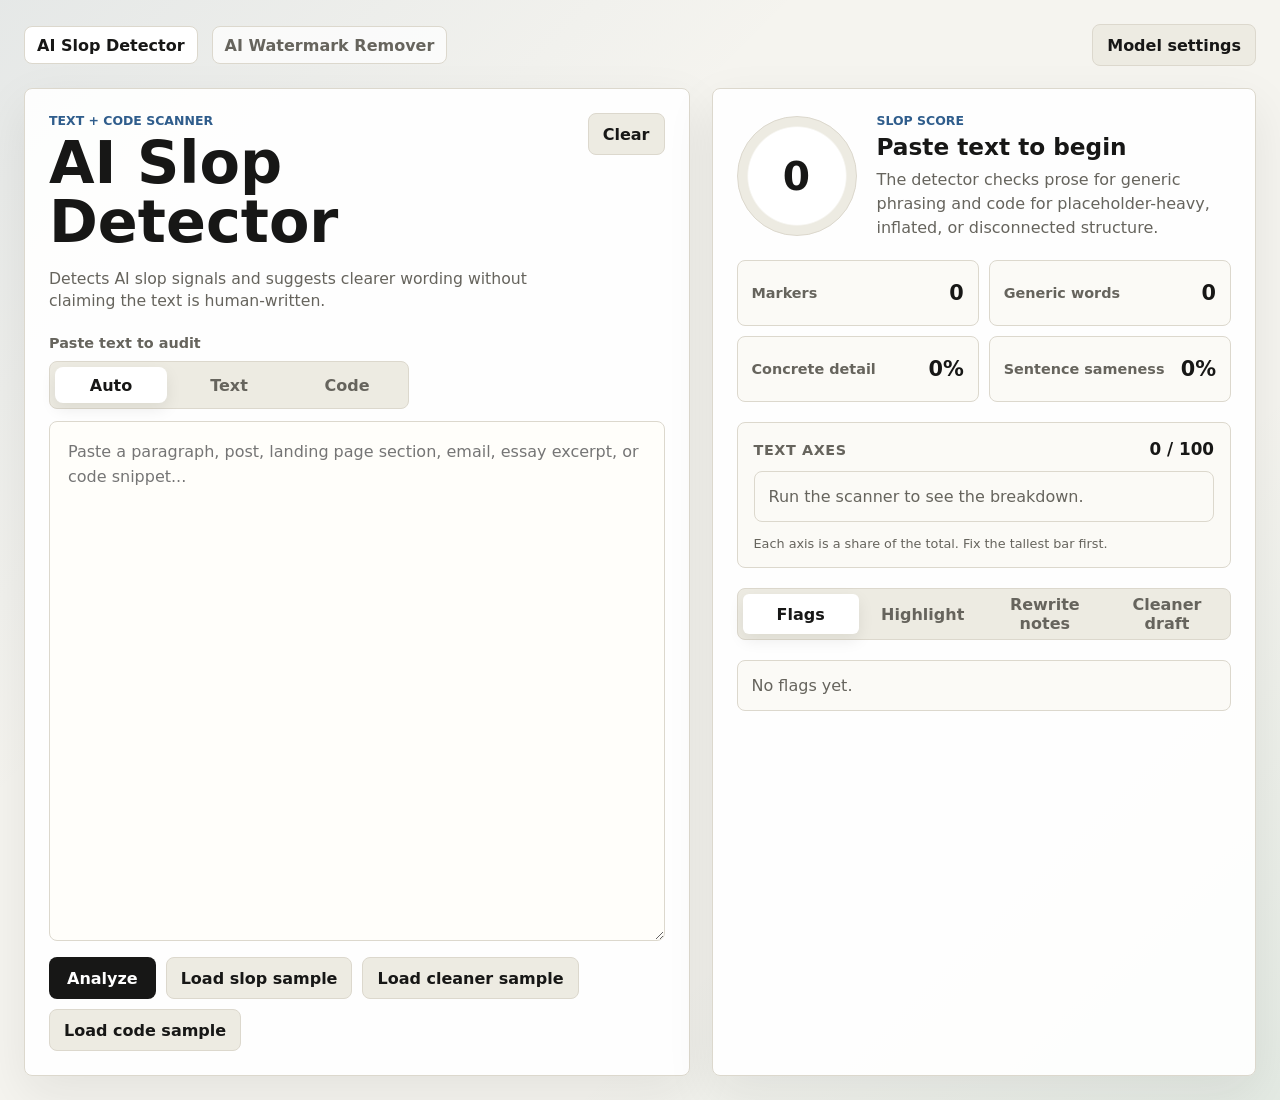
<file: index.html>
<!doctype html>
<html lang="en">
  <head>
    <meta charset="utf-8" />
    <meta name="viewport" content="width=device-width, initial-scale=1" />
    <title>AI Slop Detector</title>
    <link rel="stylesheet" href="styles.css" />
    <link rel="stylesheet" href="slop.css" />
  </head>
  <body>
    <main class="page-shell detector-shell">
      <nav class="top-nav" aria-label="Tool navigation">
        <div class="nav-links">
          <a class="active" href="index.html">AI Slop Detector</a>
          <a href="watermark.html">AI Watermark Remover</a>
        </div>
        <button class="ghost-button nav-settings-button" type="button" data-model-settings-open>
          Model settings
        </button>
      </nav>

      <section class="workspace" aria-label="AI slop detector">
        <div class="editor-panel">
          <header class="topbar">
            <div>
              <p class="eyebrow">Text + code scanner</p>
              <h1>AI Slop Detector</h1>
              <p class="page-description">
                Detects AI slop signals and suggests clearer wording without claiming the text is human-written.
              </p>
            </div>
            <button class="ghost-button" id="clearButton" type="button">Clear</button>
          </header>

          <label class="input-label" for="sourceText">Paste text to audit</label>
          <div class="mode-control" role="group" aria-label="Analyzer mode">
            <button class="mode-button active" type="button" data-mode="auto">Auto</button>
            <button class="mode-button" type="button" data-mode="text">Text</button>
            <button class="mode-button" type="button" data-mode="code">Code</button>
          </div>
          <textarea
            id="sourceText"
            spellcheck="true"
            placeholder="Paste a paragraph, post, landing page section, email, essay excerpt, or code snippet..."
          ></textarea>

          <div class="controls" aria-label="Detector controls">
            <button class="primary-button" id="analyzeButton" type="button">Analyze</button>
            <button class="secondary-button" id="sampleSlopButton" type="button">Load slop sample</button>
            <button class="secondary-button" id="sampleCleanButton" type="button">Load cleaner sample</button>
            <button class="secondary-button" id="sampleCodeButton" type="button">Load code sample</button>
          </div>
        </div>

        <aside class="results-panel" aria-label="Detection results">
          <div class="score-block">
            <div class="score-ring" id="scoreRing" style="--score: 0">
              <span id="scoreValue">0</span>
            </div>
            <div>
              <p class="eyebrow">Slop score</p>
              <h2 id="verdict">Paste text to begin</h2>
              <p id="scoreSummary" class="muted">
                The detector looks for generic phrasing, punctuation markers, weak detail, repetition, and synthetic rhythm.
              </p>
            </div>
          </div>

          <div class="meter-grid">
            <div class="meter">
              <span id="metricOneLabel">Markers</span>
              <strong id="clicheMetric">0</strong>
            </div>
            <div class="meter">
              <span id="metricTwoLabel">Generic words</span>
              <strong id="genericMetric">0</strong>
            </div>
            <div class="meter">
              <span id="metricThreeLabel">Concrete detail</span>
              <strong id="detailMetric">0%</strong>
            </div>
            <div class="meter">
              <span id="metricFourLabel">Sentence sameness</span>
              <strong id="rhythmMetric">0%</strong>
            </div>
          </div>

          <section class="axis-panel" aria-label="Score breakdown by axis">
            <div class="axis-heading">
              <h3 id="axisMode">Text axes</h3>
              <span class="axis-total" id="axisTotal">0 / 100</span>
            </div>
            <ul class="axis-list" id="axisList">
              <li class="empty-state">Run the scanner to see the breakdown.</li>
            </ul>
            <p class="axis-footnote">
              Each axis is a share of the total. Fix the tallest bar first.
            </p>
          </section>

          <div class="tabs" role="tablist" aria-label="Result views">
            <button class="tab active" type="button" data-tab="flags">Flags</button>
            <button class="tab" type="button" data-tab="highlight">Highlight</button>
            <button class="tab" type="button" data-tab="rewrite">Rewrite notes</button>
            <button class="tab" type="button" data-tab="cleaner">Cleaner draft</button>
          </div>

          <section class="tab-panel active" id="flagsPanel" aria-label="Flagged patterns">
            <ul class="flag-list" id="flagList">
              <li class="empty-state">No flags yet.</li>
            </ul>
          </section>

          <section class="tab-panel" id="highlightPanel" aria-label="Highlighted text">
            <div class="highlight-output" id="highlightOutput">
              Paste text and run the scanner to see suspicious phrases highlighted.
            </div>
          </section>

          <section class="tab-panel" id="rewritePanel" aria-label="Rewrite notes">
            <ul class="rewrite-list" id="rewriteList">
              <li>Replace abstract claims with specific people, numbers, dates, constraints, or tradeoffs.</li>
              <li>Cut hype adjectives before changing the structure.</li>
            </ul>
          </section>

          <section class="tab-panel" id="cleanerPanel" aria-label="Suggested cleaner draft">
            <div class="cleaner-actions">
              <button class="primary-button compact-button" id="modelRewriteButton" type="button">Generate with model</button>
              <button class="secondary-button compact-button" id="useCleanerButton" type="button">Use draft</button>
              <button class="secondary-button compact-button" id="copyCleanerButton" type="button">Copy</button>
              <span class="model-rewrite-status" id="modelRewriteStatus">Local rules</span>
            </div>
            <div class="cleaner-output" id="cleanerOutput" tabindex="0">
              Run analysis to generate a cleaner draft.
            </div>
            <ul class="cleaner-gaps" id="cleanerGaps" hidden></ul>
          </section>
        </aside>
      </section>
    </main>

    <script src="model-settings.js"></script>
    <script src="script.js"></script>
  </body>
</html>
</file>
<file: styles.css>
:root {
  color-scheme: light;
  --bg: #f5f4ef;
  --panel: #ffffff;
  --ink: #171716;
  --muted: #66645d;
  --line: #dcd8cd;
  --soft: #edebe2;
  --green: #167356;
  --amber: #a86412;
  --red: #af342c;
  --blue: #2f5d8c;
  --shadow: 0 18px 50px rgba(28, 28, 24, 0.08);
}

* {
  box-sizing: border-box;
}

body {
  margin: 0;
  min-height: 100vh;
  background:
    linear-gradient(135deg, rgba(47, 93, 140, 0.08), transparent 34%),
    linear-gradient(315deg, rgba(22, 115, 86, 0.08), transparent 30%),
    var(--bg);
  color: var(--ink);
  font-family:
    Inter, ui-sans-serif, system-ui, -apple-system, BlinkMacSystemFont, "Segoe UI",
    sans-serif;
}

button,
input,
textarea {
  font: inherit;
}

button {
  border: 0;
  cursor: pointer;
}

button:disabled {
  cursor: not-allowed;
  opacity: 0.55;
}

a {
  color: inherit;
}

.page-shell {
  width: min(1440px, 100%);
  margin: 0 auto;
  padding: 24px;
}

.top-nav {
  display: flex;
  align-items: center;
  justify-content: space-between;
  gap: 14px;
  margin-bottom: 22px;
}

.nav-links {
  display: flex;
  flex-wrap: wrap;
  align-items: center;
  gap: 14px;
}

.top-nav a {
  min-height: 38px;
  display: inline-flex;
  align-items: center;
  padding: 0 12px;
  border: 1px solid var(--line);
  border-radius: 8px;
  background: rgba(255, 255, 255, 0.74);
  color: var(--muted);
  font-weight: 800;
  text-decoration: none;
}

.top-nav .active {
  color: var(--ink);
  background: var(--panel);
}

.nav-settings-button {
  white-space: nowrap;
}

.model-settings-backdrop {
  position: fixed;
  inset: 0;
  z-index: 20;
  display: grid;
  place-items: center;
  padding: 24px;
  background: rgba(23, 23, 22, 0.42);
}

.model-settings-modal {
  width: min(760px, 100%);
  max-height: min(820px, calc(100vh - 48px));
  overflow: auto;
  padding: 28px;
  border: 1px solid var(--line);
  border-radius: 8px;
  background: var(--panel);
  box-shadow: 0 28px 90px rgba(20, 20, 16, 0.22);
}

.model-settings-header {
  display: flex;
  align-items: flex-start;
  justify-content: space-between;
  gap: 18px;
}

.model-settings-header h2 {
  margin: 0;
  font-size: clamp(2rem, 4vw, 3rem);
  line-height: 1;
}

.model-settings-close {
  width: 42px;
  min-width: 42px;
  min-height: 42px;
  border-radius: 50%;
  padding: 0;
  font-size: 1.45rem;
  line-height: 1;
}

.model-settings-form {
  display: grid;
  gap: 18px;
}

.model-settings-divider {
  height: 1px;
  margin: 4px 0;
  background: var(--line);
}

.model-field {
  display: grid;
  gap: 8px;
}

.model-field label,
.model-field legend {
  color: var(--muted);
  font-size: 0.82rem;
  font-weight: 900;
  letter-spacing: 0.08em;
  text-transform: uppercase;
}

.model-field-check {
  display: flex;
  flex-direction: row;
  align-items: center;
  gap: 10px;
}

.model-field-check span {
  color: var(--ink);
  font-size: 0.9rem;
  font-weight: 600;
  letter-spacing: normal;
  text-transform: none;
}

.model-field-check input[type="checkbox"] {
  width: 18px;
  min-height: 18px;
  height: 18px;
  flex: 0 0 auto;
  padding: 0;
  margin: 0;
  cursor: pointer;
}

.model-field-hint {
  margin: 0;
  font-size: 0.8rem;
  line-height: 1.5;
  color: var(--muted);
}

.model-field-hint code {
  font-size: 0.78rem;
  background: var(--soft);
  padding: 1px 5px;
  border-radius: 4px;
}

.model-field input,
.model-field select {
  width: 100%;
  min-height: 48px;
  padding: 0 14px;
  border: 1px solid var(--line);
  border-radius: 8px;
  background: #fffefa;
  color: var(--ink);
  font: inherit;
  outline: none;
}

.model-field input:focus,
.model-field select:focus {
  border-color: var(--blue);
  box-shadow: 0 0 0 4px rgba(47, 93, 140, 0.12);
}

.model-field-hint {
  margin: 0;
  color: var(--muted);
  font-size: 0.9rem;
  line-height: 1.45;
}

.model-fieldset {
  display: grid;
  gap: 14px;
  margin: 0;
  padding: 0;
  border: 0;
}

.model-fields {
  display: grid;
  gap: 14px;
}

.model-settings-actions {
  display: flex;
  flex-wrap: wrap;
  justify-content: flex-end;
  gap: 10px;
}

.hero {
  max-width: 900px;
  padding: 48px 0 24px;
}

.eyebrow {
  margin: 0 0 6px;
  color: var(--blue);
  font-size: 0.78rem;
  font-weight: 900;
  letter-spacing: 0;
  text-transform: uppercase;
}

h1,
h2,
h3,
p {
  margin-top: 0;
}

h1 {
  margin-bottom: 16px;
  font-size: clamp(2rem, 4.6vw, 3.8rem);
  line-height: 1;
  letter-spacing: 0;
}

.page-description {
  max-width: 640px;
  margin: -4px 0 0;
  color: var(--muted);
  font-size: 0.98rem;
  line-height: 1.45;
}

h2 {
  margin-bottom: 0;
  font-size: 1.45rem;
  line-height: 1.15;
}

h3 {
  margin-bottom: 10px;
  font-size: 1rem;
}

.hero-copy {
  max-width: 720px;
  color: var(--muted);
  font-size: 1.12rem;
  line-height: 1.55;
}

.tool-grid {
  display: grid;
  grid-template-columns: repeat(auto-fit, minmax(280px, 1fr));
  gap: 16px;
}

.tool-card {
  display: grid;
  gap: 10px;
  min-height: 190px;
  padding: 20px;
  border: 1px solid var(--line);
  border-radius: 8px;
  background: var(--panel);
  box-shadow: var(--shadow);
  text-decoration: none;
}

.tool-card strong {
  font-size: 1.35rem;
}

.tool-card span:last-child {
  color: var(--muted);
  line-height: 1.5;
}

.card-kicker {
  width: max-content;
  padding: 5px 8px;
  border-radius: 6px;
  background: var(--soft);
  color: var(--blue);
  font-size: 0.78rem;
  font-weight: 900;
  text-transform: uppercase;
}

.workspace {
  display: grid;
  grid-template-columns: minmax(0, 0.86fr) minmax(440px, 1.14fr);
  gap: 22px;
  min-height: calc(100vh - 86px);
}

.input-panel,
.result-panel {
  border: 1px solid var(--line);
  border-radius: 8px;
  background: rgba(255, 255, 255, 0.93);
  box-shadow: var(--shadow);
}

.input-panel {
  display: flex;
  flex-direction: column;
  gap: 16px;
  padding: 24px;
}

.result-panel {
  display: flex;
  flex-direction: column;
  gap: 18px;
  padding: 24px;
}

.panel-header,
.result-topline,
.section-heading {
  display: flex;
  align-items: flex-start;
  justify-content: space-between;
  gap: 16px;
}

.result-actions {
  display: flex;
  flex-wrap: wrap;
  justify-content: flex-end;
  gap: 8px;
}

.status-pill {
  min-height: 34px;
  display: inline-flex;
  align-items: center;
  padding: 0 10px;
  border: 1px solid var(--line);
  border-radius: 999px;
  background: var(--soft);
  color: var(--muted);
  font-size: 0.84rem;
  font-weight: 900;
  white-space: nowrap;
}

.status-pill.ok {
  border-color: rgba(22, 115, 86, 0.28);
  background: rgba(22, 115, 86, 0.12);
  color: var(--green);
}

.status-pill.bad {
  border-color: rgba(175, 52, 44, 0.28);
  background: rgba(175, 52, 44, 0.12);
  color: var(--red);
}

.notice {
  padding: 13px 14px;
  border: 1px solid rgba(168, 100, 18, 0.28);
  border-radius: 8px;
  background: rgba(168, 100, 18, 0.1);
  color: #5b3b12;
  line-height: 1.45;
}

.notice-privacy {
  margin-top: 10px;
  border-color: rgba(47, 93, 140, 0.28);
  background: rgba(47, 93, 140, 0.09);
  color: #21415f;
}

.source-switch {
  display: grid;
  grid-template-columns: repeat(2, minmax(0, 1fr));
  gap: 6px;
  padding: 5px;
  border: 1px solid var(--line);
  border-radius: 8px;
  background: var(--soft);
}

.source-mode-button {
  min-height: 38px;
  border-radius: 7px;
  background: transparent;
  color: var(--muted);
  font-weight: 900;
}

.source-mode-button.active {
  background: var(--panel);
  color: var(--ink);
  box-shadow: 0 6px 16px rgba(20, 20, 16, 0.08);
}

.source-panel {
  display: grid;
  gap: 10px;
}

.input-label {
  color: var(--muted);
  font-size: 0.9rem;
  font-weight: 800;
}

#pastedText {
  width: 100%;
  min-height: 250px;
  resize: vertical;
  padding: 16px;
  border: 1px solid var(--line);
  border-radius: 8px;
  background: #fffefa;
  color: var(--ink);
  line-height: 1.55;
  outline: none;
}

#pastedText:focus {
  border-color: var(--blue);
  box-shadow: 0 0 0 4px rgba(47, 93, 140, 0.12);
}

.drop-zone {
  display: grid;
  place-items: center;
  gap: 8px;
  min-height: 220px;
  padding: 20px;
  border: 2px dashed var(--line);
  border-radius: 8px;
  background: #fffefa;
  text-align: center;
}

.drop-zone.dragging {
  border-color: var(--blue);
  background: rgba(47, 93, 140, 0.08);
}

.drop-zone input {
  position: absolute;
  inline-size: 1px;
  block-size: 1px;
  overflow: hidden;
  clip: rect(0 0 0 0);
}

.drop-title {
  font-size: 1.12rem;
  font-weight: 900;
}

.drop-copy,
.file-summary {
  color: var(--muted);
  line-height: 1.45;
}

.option-panel {
  display: grid;
  gap: 10px;
  padding: 16px;
  border: 1px solid var(--line);
  border-radius: 8px;
  background: #fbfaf6;
}

.option-panel h2 {
  font-size: 1rem;
}

.check-row {
  display: flex;
  align-items: center;
  gap: 10px;
  color: var(--ink);
  font-weight: 700;
}

.check-row input {
  width: 18px;
  height: 18px;
}

.actions {
  display: flex;
  flex-wrap: wrap;
  gap: 10px;
  margin-top: auto;
}

.primary-button,
.secondary-button,
.ghost-button,
.download-link {
  min-height: 42px;
  display: inline-flex;
  align-items: center;
  justify-content: center;
  border-radius: 8px;
  font-weight: 900;
  text-decoration: none;
}

.primary-button {
  padding: 0 18px;
  background: var(--ink);
  color: #fff;
}

.secondary-button,
.ghost-button,
.download-link {
  padding: 0 14px;
  border: 1px solid var(--line);
  background: var(--soft);
  color: var(--ink);
}

.download-link {
  background: rgba(22, 115, 86, 0.12);
  color: var(--green);
}

.compact-button {
  min-height: 34px;
  padding: 0 10px;
}

.hidden {
  display: none;
}

.metric-grid {
  display: grid;
  grid-template-columns: repeat(4, minmax(0, 1fr));
  gap: 10px;
}

.metric {
  min-height: 72px;
  display: grid;
  gap: 8px;
  padding: 14px;
  border: 1px solid var(--line);
  border-radius: 8px;
  background: #fbfaf6;
}

.metric span {
  color: var(--muted);
  font-size: 0.84rem;
  font-weight: 800;
}

.metric strong {
  font-size: 1.15rem;
  overflow-wrap: anywhere;
}

.preview-grid {
  display: grid;
  grid-template-columns: repeat(2, minmax(0, 1fr));
  gap: 12px;
}

.preview-card {
  min-width: 0;
}

.preview-box {
  min-height: 220px;
  max-height: 420px;
  overflow: auto;
  display: grid;
  place-items: center;
  padding: 14px;
  border: 1px solid var(--line);
  border-radius: 8px;
  background: #fffefa;
  color: var(--muted);
  line-height: 1.5;
  white-space: pre-wrap;
}

.preview-box img {
  max-width: 100%;
  max-height: 360px;
  object-fit: contain;
  border-radius: 6px;
}

.text-preview {
  width: 100%;
  align-self: stretch;
  color: var(--ink);
  font-family: ui-monospace, SFMono-Regular, Menlo, Monaco, Consolas, monospace;
  font-size: 0.86rem;
}

.report-section {
  display: grid;
  gap: 10px;
}

.source-note {
  margin: 0;
  color: var(--muted);
  font-size: 0.84rem;
  line-height: 1.45;
}

.source-note a {
  color: var(--blue);
  font-weight: 800;
}

.summary-output {
  max-height: 460px;
  overflow: auto;
  margin: 0;
  padding: 16px;
  border: 1px solid var(--line);
  border-radius: 8px;
  background: #fffefa;
  color: var(--ink);
  font-size: 0.94rem;
  line-height: 1.55;
}

.summary-output p {
  margin: 0 0 10px;
}

.summary-output ul {
  display: grid;
  gap: 8px;
  margin: 0;
  padding-left: 20px;
}

.summary-output li {
  padding-left: 2px;
}

.summary-output code {
  padding: 2px 5px;
  border-radius: 5px;
  background: var(--soft);
  font-family: ui-monospace, SFMono-Regular, Menlo, Monaco, Consolas, monospace;
  font-size: 0.88em;
}

@media (max-width: 1080px) {
  .workspace {
    grid-template-columns: 1fr;
  }
}

@media (max-width: 720px) {
  .page-shell {
    padding: 16px;
  }

  .top-nav,
  .panel-header,
  .result-topline,
  .section-heading {
    display: grid;
  }

  .nav-settings-button {
    justify-self: start;
  }

  .metric-grid,
  .preview-grid {
    grid-template-columns: 1fr;
  }

  .model-settings-modal {
    padding: 20px;
  }
}
</file>
<file: slop.css>
:root {
  color-scheme: light;
  --bg: #f5f4ef;
  --panel: #ffffff;
  --ink: #171716;
  --muted: #66645d;
  --line: #dcd8cd;
  --soft: #edebe2;
  --green: #167356;
  --amber: #a86412;
  --red: #af342c;
  --blue: #2f5d8c;
  --shadow: 0 18px 50px rgba(28, 28, 24, 0.08);
}

* {
  box-sizing: border-box;
}

body {
  margin: 0;
  min-height: 100vh;
  background:
    linear-gradient(135deg, rgba(47, 93, 140, 0.08), transparent 34%),
    linear-gradient(315deg, rgba(22, 115, 86, 0.08), transparent 30%),
    var(--bg);
  color: var(--ink);
  font-family:
    Inter, ui-sans-serif, system-ui, -apple-system, BlinkMacSystemFont, "Segoe UI",
    sans-serif;
}

button,
textarea {
  font: inherit;
}

button {
  border: 0;
  cursor: pointer;
}

button:disabled {
  cursor: not-allowed;
  opacity: 0.55;
  transform: none;
}

.detector-shell {
  width: min(1440px, 100%);
  margin: 0 auto;
}

.workspace {
  display: grid;
  grid-template-columns: minmax(0, 1.1fr) minmax(380px, 0.9fr);
  gap: 22px;
  min-height: calc(100vh - 56px);
}

.editor-panel,
.results-panel {
  background: rgba(255, 255, 255, 0.93);
  border: 1px solid var(--line);
  border-radius: 8px;
  box-shadow: var(--shadow);
}

.editor-panel {
  display: flex;
  flex-direction: column;
  padding: 24px;
}

.results-panel {
  display: flex;
  flex-direction: column;
  gap: 20px;
  padding: 24px;
}

.topbar {
  display: flex;
  align-items: flex-start;
  justify-content: space-between;
  gap: 18px;
  margin-bottom: 22px;
}

.eyebrow {
  margin: 0 0 6px;
  color: var(--blue);
  font-size: 0.78rem;
  font-weight: 900;
  letter-spacing: 0;
  text-transform: uppercase;
}

h1,
h2 {
  margin: 0;
  letter-spacing: 0;
}

h1 {
  margin-bottom: 16px;
  font-size: clamp(2rem, 4.6vw, 3.8rem);
  line-height: 1;
}

.page-description {
  max-width: 640px;
  margin: 12px 0 0;
  color: var(--muted);
  font-size: 0.98rem;
  line-height: 1.45;
}

h2 {
  font-size: 1.45rem;
  line-height: 1.12;
}

.input-label {
  display: block;
  margin-bottom: 10px;
  color: var(--muted);
  font-size: 0.9rem;
  font-weight: 800;
}

textarea {
  width: 100%;
  flex: 1;
  min-height: 520px;
  resize: vertical;
  padding: 18px;
  border: 1px solid var(--line);
  border-radius: 8px;
  background: #fffefa;
  color: var(--ink);
  line-height: 1.55;
  outline: none;
}

textarea:focus {
  border-color: var(--blue);
  box-shadow: 0 0 0 4px rgba(49, 92, 138, 0.12);
}

.controls {
  display: flex;
  flex-wrap: wrap;
  gap: 10px;
  margin-top: 16px;
}

.primary-button,
.secondary-button,
.ghost-button,
.mode-button {
  min-height: 42px;
  border-radius: 8px;
  font-weight: 900;
}

.primary-button {
  padding: 0 18px;
  background: var(--ink);
  color: #fff;
}

.secondary-button,
.ghost-button {
  padding: 0 14px;
  background: var(--soft);
  color: var(--ink);
  border: 1px solid var(--line);
}

.primary-button:hover,
.secondary-button:hover,
.ghost-button:hover,
.mode-button:hover {
  transform: translateY(-1px);
}

.mode-control {
  display: grid;
  grid-template-columns: repeat(3, minmax(0, 1fr));
  gap: 6px;
  width: min(360px, 100%);
  margin: 0 0 12px;
  padding: 5px;
  border: 1px solid var(--line);
  border-radius: 8px;
  background: var(--soft);
}

.mode-button {
  min-height: 36px;
  background: transparent;
  color: var(--muted);
}

.mode-button.active {
  background: var(--panel);
  color: var(--ink);
  box-shadow: 0 6px 16px rgba(20, 20, 16, 0.08);
}

.score-block {
  display: grid;
  grid-template-columns: 120px 1fr;
  align-items: center;
  gap: 20px;
}

.score-ring {
  width: 120px;
  aspect-ratio: 1;
  display: grid;
  place-items: center;
  border-radius: 50%;
  background:
    radial-gradient(circle at center, #fff 58%, transparent 60%),
    conic-gradient(var(--ring-color, var(--green)) calc(var(--score) * 1%), var(--soft) 0);
  border: 1px solid var(--line);
}

.score-ring span {
  font-size: 2.45rem;
  font-weight: 900;
}

.muted {
  margin: 8px 0 0;
  color: var(--muted);
  line-height: 1.5;
}

.meter-grid {
  display: grid;
  grid-template-columns: repeat(2, minmax(0, 1fr));
  gap: 10px;
}

.meter {
  display: flex;
  align-items: center;
  justify-content: space-between;
  gap: 12px;
  min-height: 66px;
  padding: 14px;
  border: 1px solid var(--line);
  border-radius: 8px;
  background: #fbfaf6;
}

.meter span {
  color: var(--muted);
  font-size: 0.9rem;
  font-weight: 700;
}

.meter strong {
  font-size: 1.3rem;
}

.axis-panel {
  padding: 16px;
  border: 1px solid var(--line);
  border-radius: 8px;
  background: #fbfaf6;
}

.axis-heading {
  display: flex;
  align-items: baseline;
  justify-content: space-between;
  gap: 12px;
  margin-bottom: 12px;
}

.axis-heading h3 {
  margin: 0;
  font-size: 0.9rem;
  font-weight: 800;
  letter-spacing: 0.04em;
  text-transform: uppercase;
  color: var(--muted);
}

.axis-total {
  font-size: 1.05rem;
  font-weight: 800;
}

.axis-list {
  display: grid;
  gap: 12px;
  margin: 0;
  padding: 0;
  list-style: none;
}

.axis-item {
  display: grid;
  gap: 5px;
}

.axis-top {
  display: flex;
  align-items: baseline;
  justify-content: space-between;
  gap: 10px;
}

.axis-name {
  font-weight: 700;
}

.axis-points {
  font-variant-numeric: tabular-nums;
  font-size: 0.9rem;
  font-weight: 700;
  color: var(--muted);
}

.axis-track {
  height: 8px;
  overflow: hidden;
  border-radius: 999px;
  background: var(--soft);
}

.axis-fill {
  height: 100%;
  min-width: 0;
  border-radius: 999px;
  transition: width 0.25s ease;
}

.axis-note {
  font-size: 0.82rem;
  line-height: 1.45;
  color: var(--muted);
}

.cleaner-gaps {
  margin: 12px 0 0;
  padding: 12px 14px;
  list-style: none;
  border: 1px solid var(--line);
  border-left: 3px solid var(--amber);
  border-radius: 8px;
  background: #fbfaf6;
  display: grid;
  gap: 6px;
}

.cleaner-gaps li {
  font-size: 0.85rem;
  line-height: 1.45;
  color: var(--muted);
}

.cleaner-gaps-note {
  font-weight: 600;
  color: var(--muted);
}

.cleaner-gaps-heading {
  font-weight: 800;
  color: var(--ink) !important;
}

.axis-footnote {
  margin: 14px 0 0;
  font-size: 0.8rem;
  color: var(--muted);
}

.tabs {
  display: grid;
  grid-template-columns: repeat(4, 1fr);
  gap: 6px;
  padding: 5px;
  border: 1px solid var(--line);
  border-radius: 8px;
  background: var(--soft);
}

.tab {
  min-height: 38px;
  border-radius: 6px;
  background: transparent;
  color: var(--muted);
  font-weight: 800;
}

.tab.active {
  background: var(--panel);
  color: var(--ink);
  box-shadow: 0 6px 16px rgba(20, 20, 16, 0.08);
}

.tab-panel {
  display: none;
  min-height: 280px;
}

.tab-panel.active {
  display: block;
}

.flag-list,
.rewrite-list {
  display: grid;
  gap: 10px;
  margin: 0;
  padding: 0;
  list-style: none;
}

.flag-item,
.rewrite-list li,
.empty-state {
  padding: 13px 14px;
  border: 1px solid var(--line);
  border-radius: 8px;
  background: #fbfaf6;
  line-height: 1.45;
}

.flag-item {
  display: grid;
  gap: 6px;
}

.flag-top {
  display: flex;
  justify-content: space-between;
  gap: 12px;
}

.flag-type {
  color: var(--blue);
  font-size: 0.78rem;
  font-weight: 900;
  text-transform: uppercase;
}

.flag-weight {
  color: var(--amber);
  font-weight: 900;
}

.flag-quote {
  color: var(--ink);
  font-weight: 800;
}

.flag-note,
.empty-state {
  color: var(--muted);
}

.source-note {
  margin: auto 0 0;
  color: var(--muted);
  font-size: 0.84rem;
  line-height: 1.45;
}

.source-note a {
  color: var(--blue);
  font-weight: 800;
}

.highlight-output {
  max-height: 470px;
  overflow: auto;
  padding: 16px;
  border: 1px solid var(--line);
  border-radius: 8px;
  background: #fffefa;
  line-height: 1.65;
  white-space: pre-wrap;
}

.cleaner-actions {
  display: flex;
  flex-wrap: wrap;
  align-items: center;
  gap: 8px;
  margin-bottom: 10px;
}

.model-rewrite-status {
  color: var(--muted);
  font-size: 0.86rem;
  font-weight: 800;
}

.compact-button {
  min-height: 36px;
  padding: 0 12px;
}

.cleaner-output {
  max-height: 470px;
  overflow: auto;
  padding: 16px;
  border: 1px solid var(--line);
  border-radius: 8px;
  background: #fffefa;
  line-height: 1.65;
  white-space: pre-wrap;
}

.cleaner-output:focus {
  border-color: var(--blue);
  outline: 0;
  box-shadow: 0 0 0 4px rgba(49, 92, 138, 0.12);
}

mark {
  border-radius: 4px;
  background: rgba(182, 109, 18, 0.22);
  color: inherit;
  padding: 0 2px;
}

@media (max-width: 980px) {
  .detector-shell {
    padding: 16px;
  }

  .workspace {
    grid-template-columns: 1fr;
    min-height: auto;
  }

  textarea {
    min-height: 360px;
  }
}

@media (max-width: 540px) {
  .editor-panel,
  .results-panel {
    padding: 16px;
  }

  .topbar,
  .score-block {
    grid-template-columns: 1fr;
    display: grid;
  }

  .score-block {
    justify-items: start;
  }

  .meter-grid,
  .tabs,
  .mode-control {
    grid-template-columns: 1fr;
  }
}
</file>
